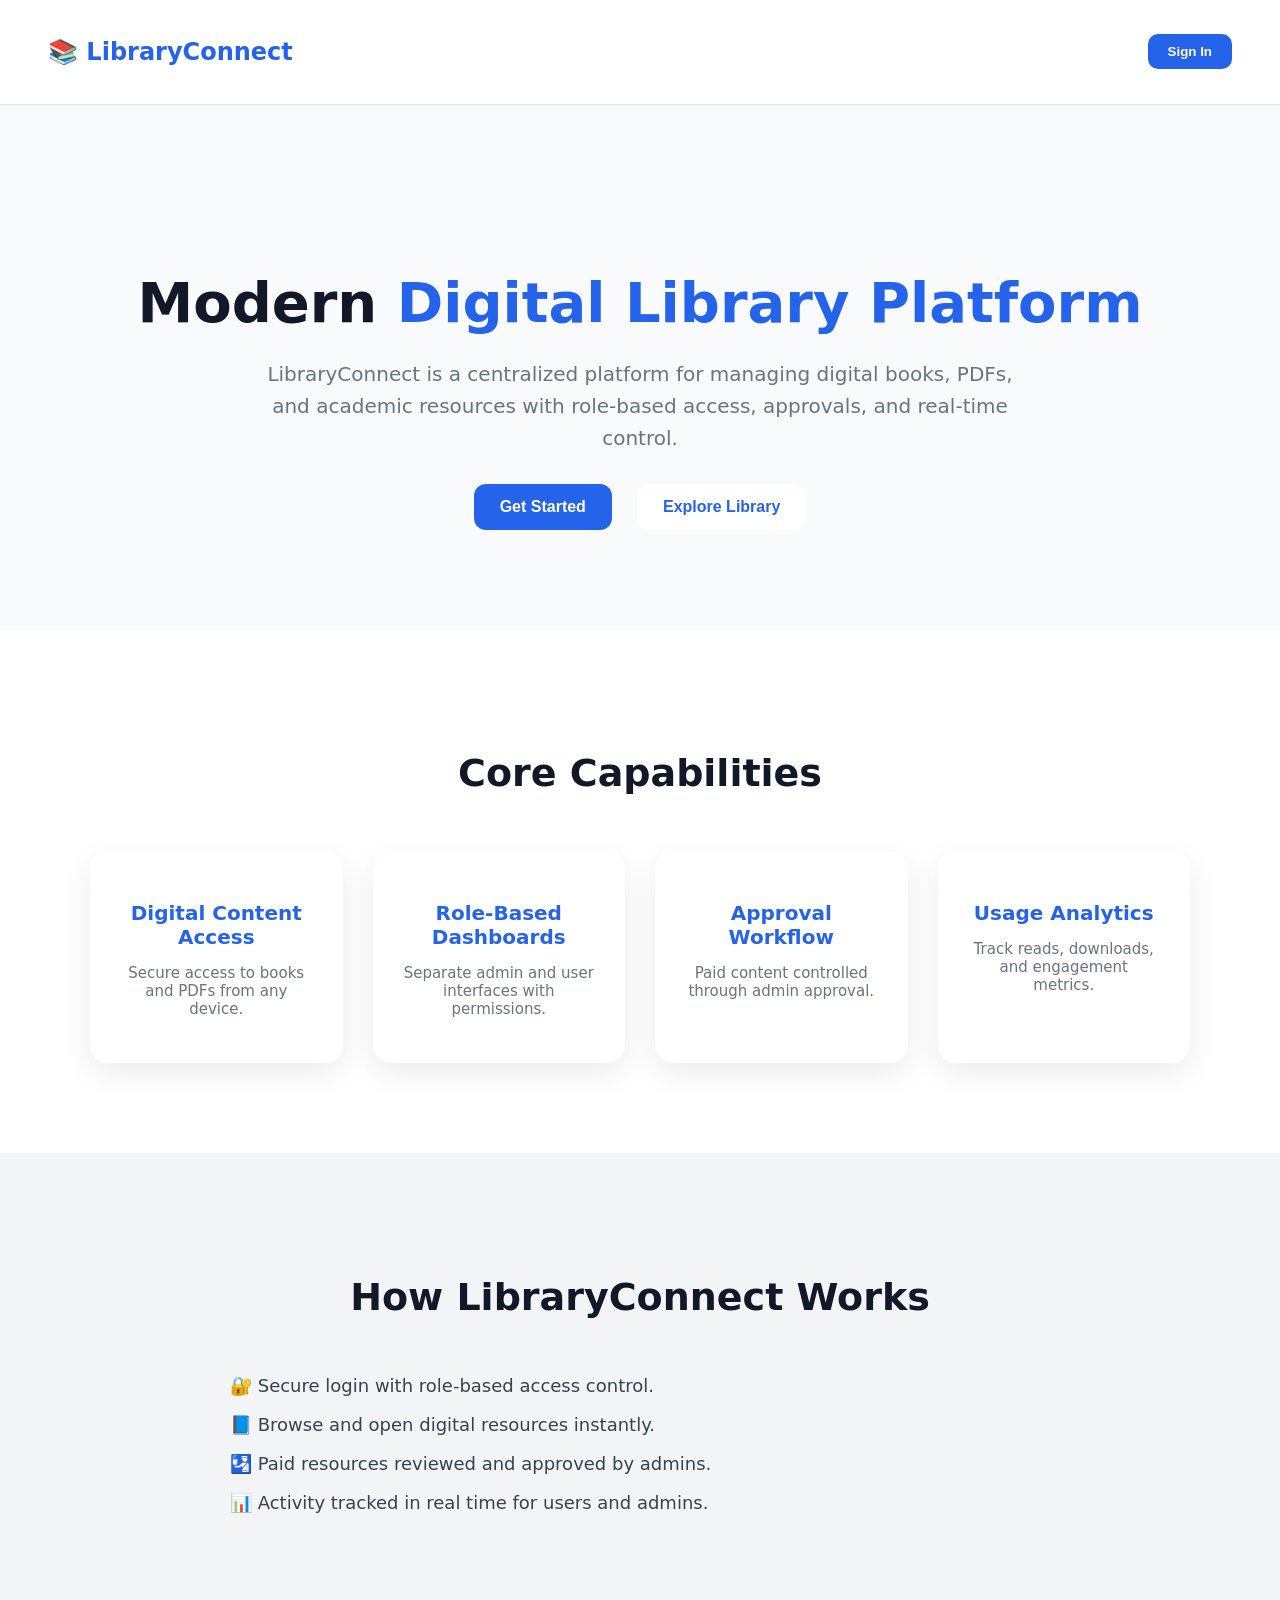
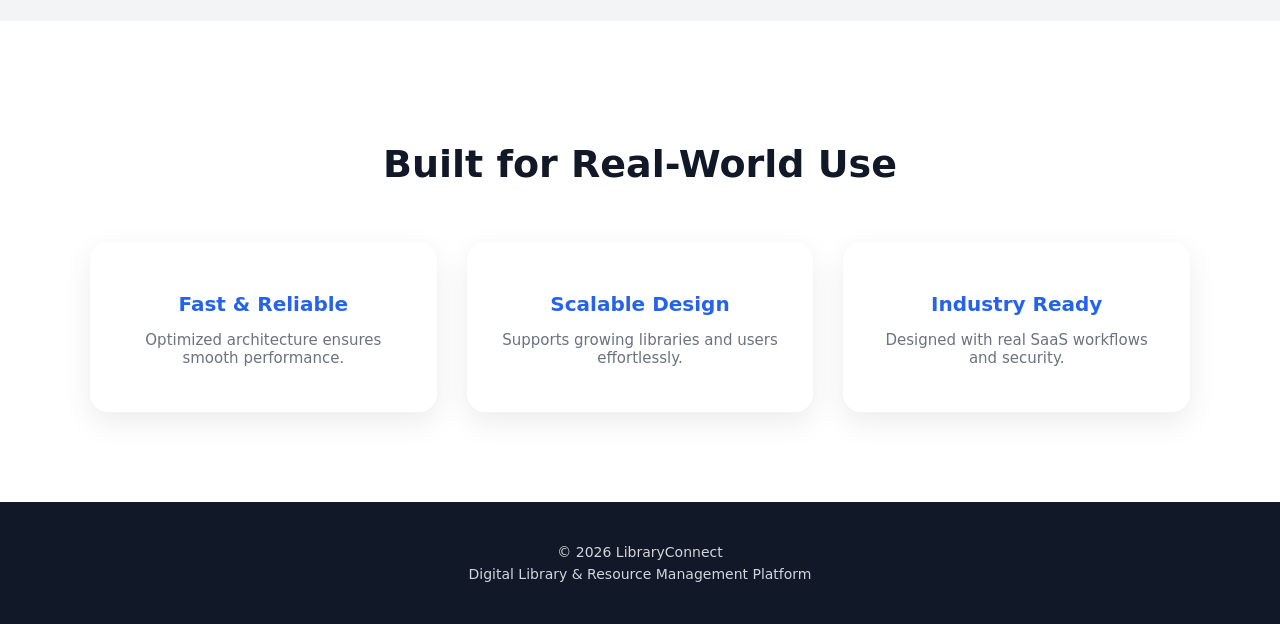
<file: LibraryManagementSystem/web/index.html>
<!DOCTYPE html>
<html lang="en">
<head>
<meta charset="UTF-8">
<title>LibraryConnect | Digital Library Platform</title>

<style>
* { box-sizing: border-box; }

body {
  margin: 0;
  font-family: Inter, system-ui, sans-serif;
  background: #f9fafb;
  color: #111827;
}

/* ========== GLOBAL ANIMATIONS ========== */
@keyframes fadeUp {
  from { opacity: 0; transform: translateY(18px); }
  to   { opacity: 1; transform: translateY(0); }
}

/* ========== HEADER ========== */
header {
  display: flex;
  justify-content: space-between;
  align-items: center;
  padding: 18px 48px;
  background: white;
  border-bottom: 1px solid #e5e7eb;
  animation: fadeUp 0.6s ease forwards;
}

header h2 {
  color: #2563eb;
  font-weight: 700;
}

header button {
  padding: 10px 20px;
  background: #2563eb;
  color: white;
  border: none;
  border-radius: 10px;
  font-weight: 600;
  cursor: pointer;
  transition: all .2s ease;
}

header button:hover {
  transform: translateY(-2px);
  box-shadow: 0 12px 25px rgba(37,99,235,0.35);
}

/* ========== HERO ========== */
.hero {
  text-align: center;
  padding: 120px 24px 100px;
  animation: fadeUp 0.8s ease forwards;
}

.hero h1 {
  font-size: 56px;        /* was 44px */
  line-height: 1.15;
  margin-bottom: 22px;
  font-weight: 800;
}


.hero span {
  color: #2563eb;
}

.hero p {
  color: #6b7280;
  max-width: 760px;
  margin: auto;
  font-size: 20px;      /* was 18px */
  line-height: 1.6;
}


.hero-actions {
  margin-top: 30px;
}

.hero button {
  padding: 14px 26px;
  font-size: 16px;
  border-radius: 12px;
  border: none;
  margin: 0 10px;
  cursor: pointer;
  font-weight: 600;
  transition: all .2s ease;
}

.primary {
  background: #2563eb;
  color: white;
}

.primary:hover {
  transform: translateY(-3px);
  box-shadow: 0 14px 30px rgba(37,99,235,0.35);
}

.secondary {
  background: white;
  border: 1px solid #2563eb;
  color: #2563eb;
}

.secondary:hover {
  background: #eef2ff;
}

/* ========== SECTIONS ========== */
.section {
  padding: 90px 48px;
  background: white;
}

.section.gray {
  background: #f3f4f6;
}

.section h2 {
  text-align: center;
  font-size: 38px;     /* was 32px */
  margin-bottom: 56px;
  font-weight: 800;
}


/* ========== FEATURES ========== */
.features {
  display: grid;
  grid-template-columns: repeat(auto-fit, minmax(240px, 1fr));
  gap: 30px;
  max-width: 1100px;
  margin: auto;
}

.feature-card {
  background: white;
  padding: 30px;
  border-radius: 18px;
  box-shadow: 0 10px 30px rgba(0,0,0,0.08);
  text-align: center;
  animation: fadeUp 0.8s ease forwards;
  transition: all .25s ease;
}

.feature-card:hover {
  transform: translateY(-8px) scale(1.02);
  box-shadow: 0 22px 45px rgba(0,0,0,0.15);
}

.feature-card h3 {
  color: #2563eb;
  margin-bottom: 10px;
  font-size: 20px;
}

.feature-card p {
  color: #6b7280;
  font-size: 15px;
}

/* ========== STEPS ========== */
.steps {
  max-width: 820px;
  margin: auto;
  font-size: 18px;
  color: #374151;
}

.steps p {
  margin-bottom: 18px;
}

/* ========== FOOTER ========== */
footer {
  background: #111827;
  color: #d1d5db;
  padding: 36px;
  text-align: center;
}

footer p {
  margin: 6px 0;
  font-size: 14px;
}
</style>
</head>

<body>

<!-- HEADER -->
<header>
  <h2>📚 LibraryConnect</h2>
  <button onclick="goLogin()">Sign In</button>
</header>

<!-- HERO -->
<section class="hero">
  <h1>Modern <span>Digital Library Platform</span></h1>

  <p>
    LibraryConnect is a centralized platform for managing digital books, PDFs,
    and academic resources with role-based access, approvals, and real-time control.
  </p>

  <div class="hero-actions">
    <button class="primary" onclick="goLogin()">Get Started</button>
    <button class="secondary" onclick="goLogin()">Explore Library</button>
  </div>
</section>

<!-- FEATURES -->
<section class="section">
  <h2>Core Capabilities</h2>

  <div class="features">
    <div class="feature-card">
      <h3>Digital Content Access</h3>
      <p>Secure access to books and PDFs from any device.</p>
    </div>

    <div class="feature-card">
      <h3>Role-Based Dashboards</h3>
      <p>Separate admin and user interfaces with permissions.</p>
    </div>

    <div class="feature-card">
      <h3>Approval Workflow</h3>
      <p>Paid content controlled through admin approval.</p>
    </div>

    <div class="feature-card">
      <h3>Usage Analytics</h3>
      <p>Track reads, downloads, and engagement metrics.</p>
    </div>
  </div>
</section>

<!-- HOW IT WORKS -->
<section class="section gray">
  <h2>How LibraryConnect Works</h2>

  <div class="steps">
    <p>🔐 Secure login with role-based access control.</p>
    <p>📘 Browse and open digital resources instantly.</p>
    <p>🛂 Paid resources reviewed and approved by admins.</p>
    <p>📊 Activity tracked in real time for users and admins.</p>
  </div>
</section>

<!-- WHY CHOOSE -->
<section class="section">
  <h2>Built for Real-World Use</h2>

  <div class="features">
    <div class="feature-card">
      <h3>Fast & Reliable</h3>
      <p>Optimized architecture ensures smooth performance.</p>
    </div>

    <div class="feature-card">
      <h3>Scalable Design</h3>
      <p>Supports growing libraries and users effortlessly.</p>
    </div>

    <div class="feature-card">
      <h3>Industry Ready</h3>
      <p>Designed with real SaaS workflows and security.</p>
    </div>
  </div>
</section>

<!-- FOOTER -->
<footer>
  <p>© 2026 LibraryConnect</p>
  <p>Digital Library & Resource Management Platform</p>
</footer>

<script>
function goLogin() {
  window.location.href = "login.html";
}
</script>

</body>
</html>
</file>
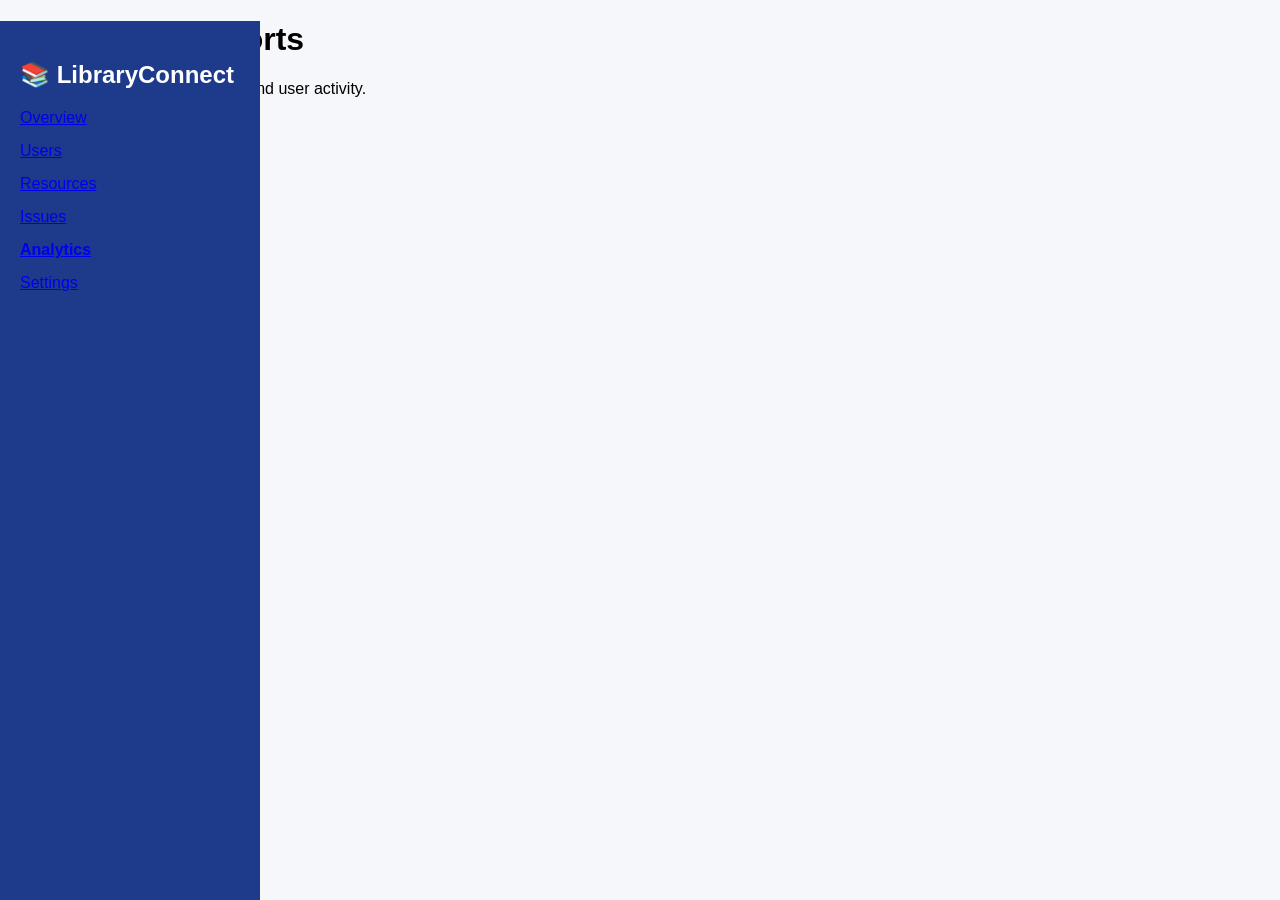
<file: LibraryManagementSystem/web/admin/analytics.html>
<!DOCTYPE html>
<html>
<head>
  <title>Analytics</title>
  <link rel="stylesheet" href="../css/style.css">
</head>
<body>

<div class="dashboard">
  <aside class="sidebar">
    <h2>📚 LibraryConnect</h2>
    <a href="overview.html">Overview</a>
    <a href="users.html">Users</a>
    <a href="resources.html">Resources</a>
    <a href="issues.html">Issues</a>
    <a class="active" href="analytics.html">Analytics</a>
    <a href="settings.html">Settings</a>
  </aside>

  <main class="main">
    <h1>Analytics & Reports</h1>
    <p>Most borrowed books, downloads, and user activity.</p>
  </main>
</div>

</body>
</html>
</file>
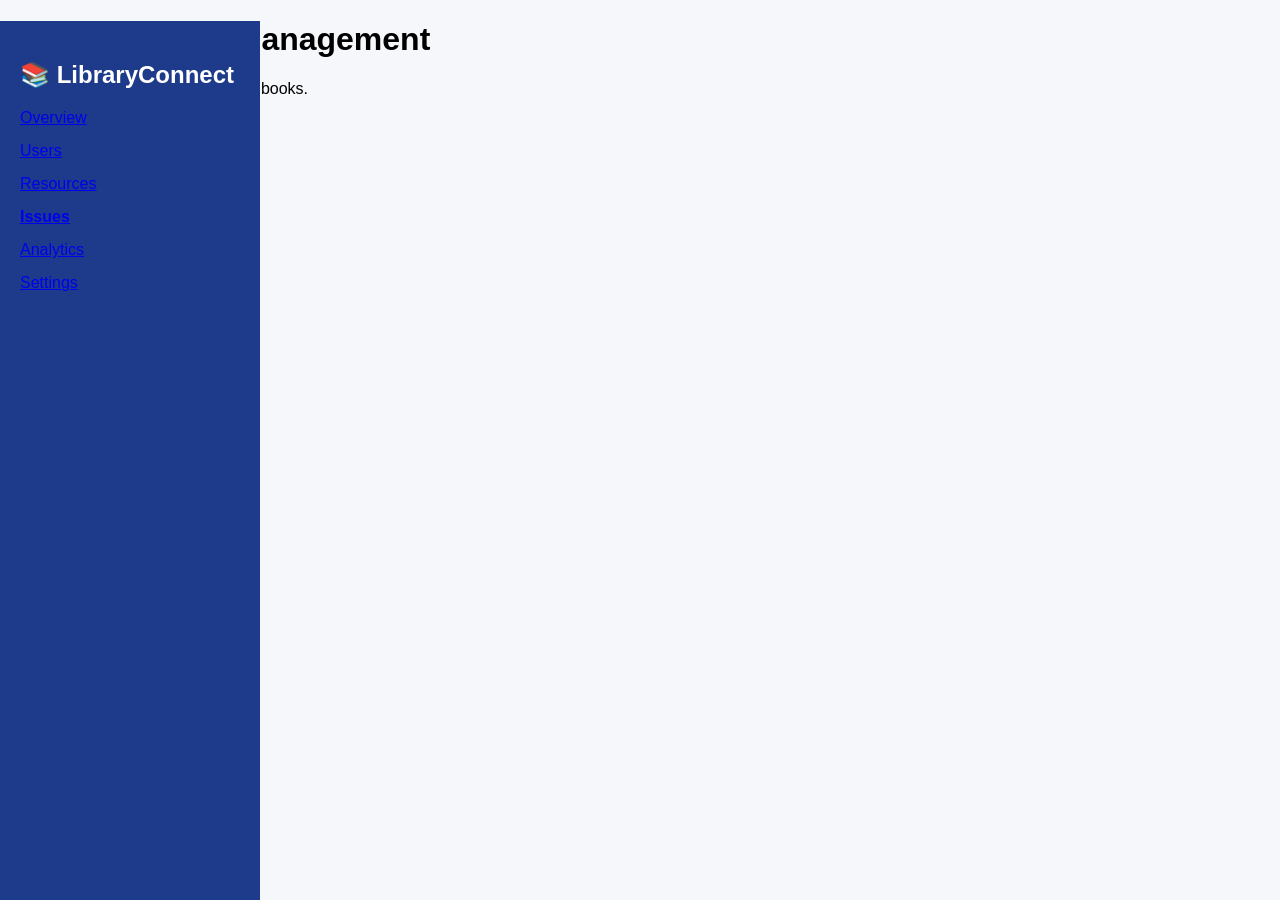
<file: LibraryManagementSystem/web/admin/issues.html>
<!DOCTYPE html>
<html>
<head>
  <title>Issues & Returns</title>
  <link rel="stylesheet" href="../css/style.css">
</head>
<body>

<div class="dashboard">
  <aside class="sidebar">
    <h2>📚 LibraryConnect</h2>
    <a href="overview.html">Overview</a>
    <a href="users.html">Users</a>
    <a href="resources.html">Resources</a>
    <a class="active" href="issues.html">Issues</a>
    <a href="analytics.html">Analytics</a>
    <a href="settings.html">Settings</a>
  </aside>

  <main class="main">
    <h1>Issue & Return Management</h1>
    <p>Track issued, returned, and overdue books.</p>
  </main>
</div>

</body>
</html>
</file>
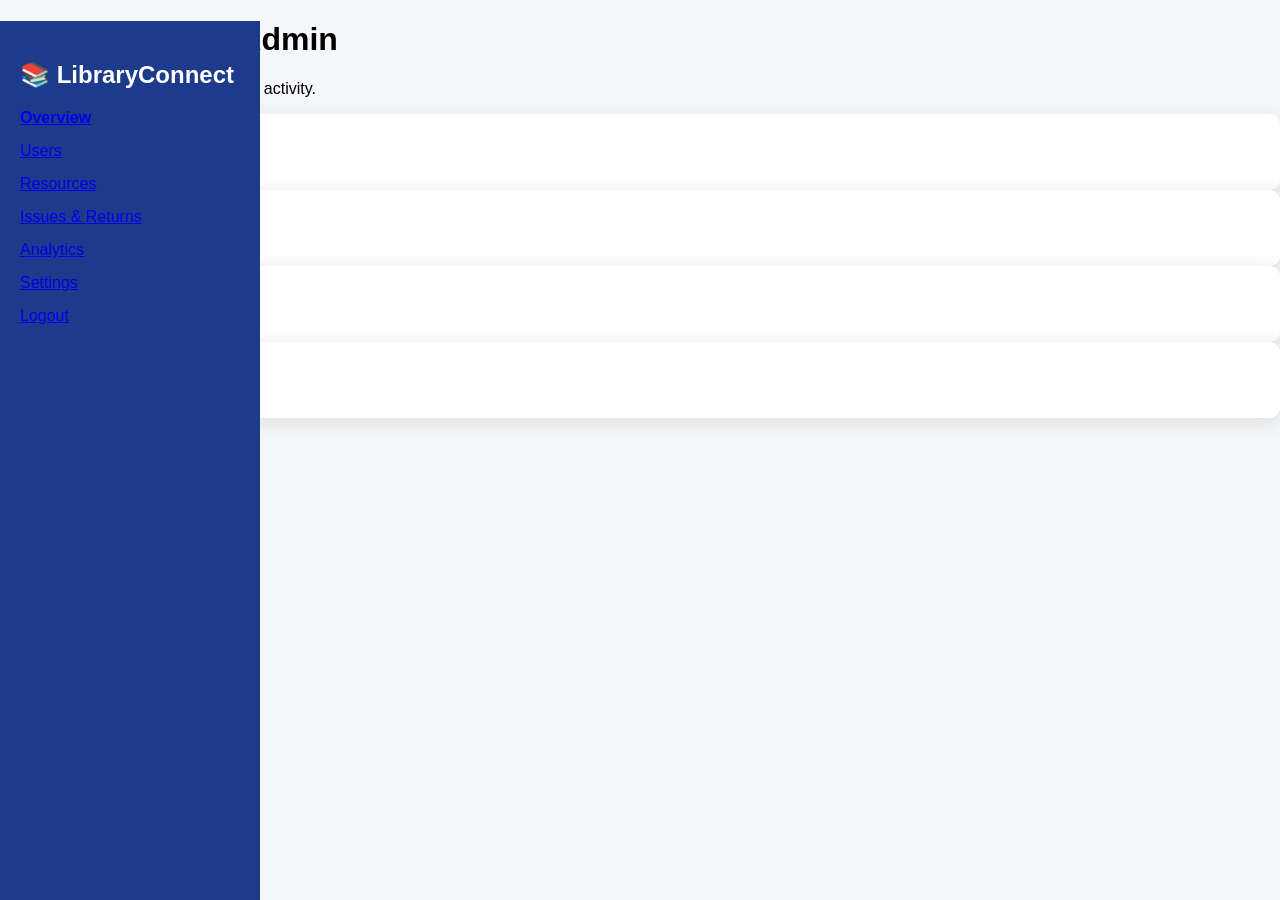
<file: LibraryManagementSystem/web/admin/overview.html>
<!DOCTYPE html>
<html lang="en">
<head>
  <meta charset="UTF-8">
  <title>Admin Overview | LibraryConnect</title>
  <link rel="stylesheet" href="../css/style.css">
</head>
<body>

<div class="dashboard">
  <!-- SIDEBAR -->
  <aside class="sidebar">
    <h2>📚 LibraryConnect</h2>
    <a class="active" href="overview.html">Overview</a>
    <a href="users.html">Users</a>
    <a href="resources.html">Resources</a>
    <a href="issues.html">Issues & Returns</a>
    <a href="analytics.html">Analytics</a>
    <a href="settings.html">Settings</a>
    <a href="../login.html">Logout</a>
  </aside>

  <!-- MAIN -->
  <main class="main">
    <h1>Welcome back, Admin</h1>
    <p>Here’s a real-time overview of library activity.</p>

    <div class="cards">
      <div class="card">Total Users<br><b>0</b></div>
      <div class="card">Total Books<br><b>0</b></div>
      <div class="card">Active Issues<br><b>0</b></div>
      <div class="card">PDF Downloads<br><b>0</b></div>
    </div>
  </main>
</div>

</body>
</html>
</file>
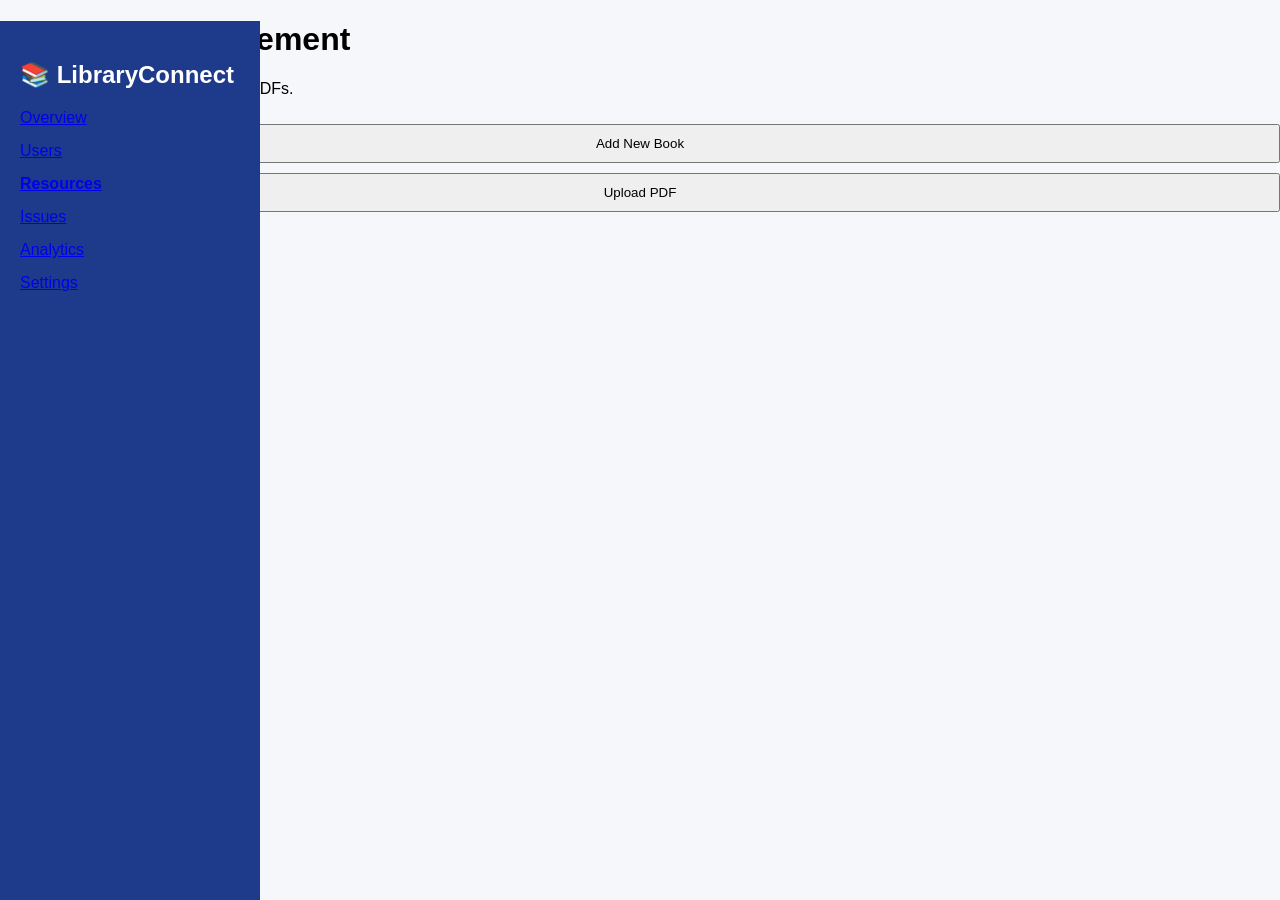
<file: LibraryManagementSystem/web/admin/resources.html>
<!DOCTYPE html>
<html>
<head>
  <title>Resources</title>
  <link rel="stylesheet" href="../css/style.css">
</head>
<body>

<div class="dashboard">
  <aside class="sidebar">
    <h2>📚 LibraryConnect</h2>
    <a href="overview.html">Overview</a>
    <a href="users.html">Users</a>
    <a class="active" href="resources.html">Resources</a>
    <a href="issues.html">Issues</a>
    <a href="analytics.html">Analytics</a>
    <a href="settings.html">Settings</a>
  </aside>

  <main class="main">
    <h1>Resource Management</h1>
    <p>Manage physical books and digital PDFs.</p>
    <button>Add New Book</button>
    <button>Upload PDF</button>
  </main>
</div>

</body>
</html>
</file>
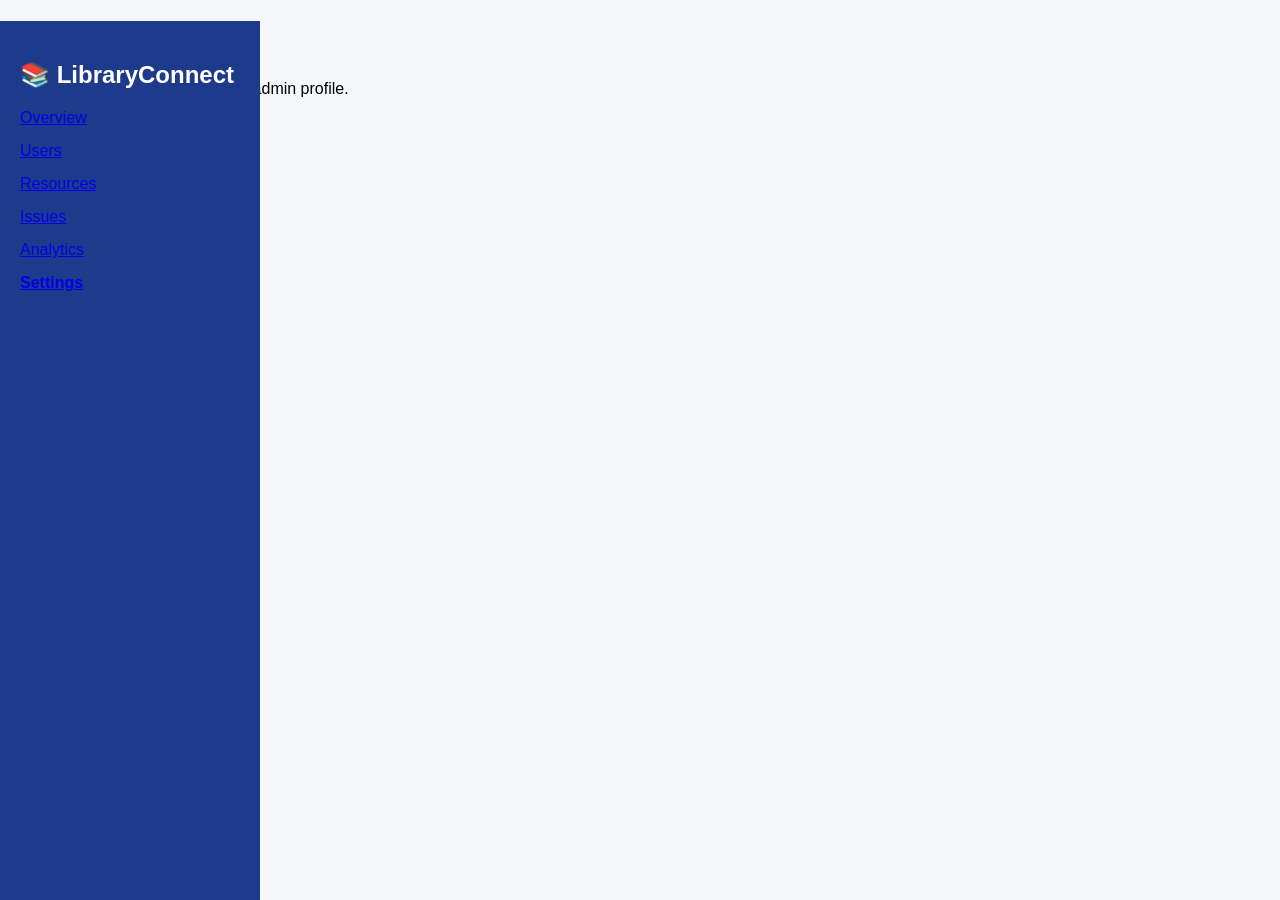
<file: LibraryManagementSystem/web/admin/settings.html>
<!DOCTYPE html>
<html>
<head>
  <title>Settings</title>
  <link rel="stylesheet" href="../css/style.css">
</head>
<body>

<div class="dashboard">
  <aside class="sidebar">
    <h2>📚 LibraryConnect</h2>
    <a href="overview.html">Overview</a>
    <a href="users.html">Users</a>
    <a href="resources.html">Resources</a>
    <a href="issues.html">Issues</a>
    <a href="analytics.html">Analytics</a>
    <a class="active" href="settings.html">Settings</a>
  </aside>

  <main class="main">
    <h1>System Settings</h1>
    <p>Manage system configurations and admin profile.</p>
  </main>
</div>

</body>
</html>
</file>
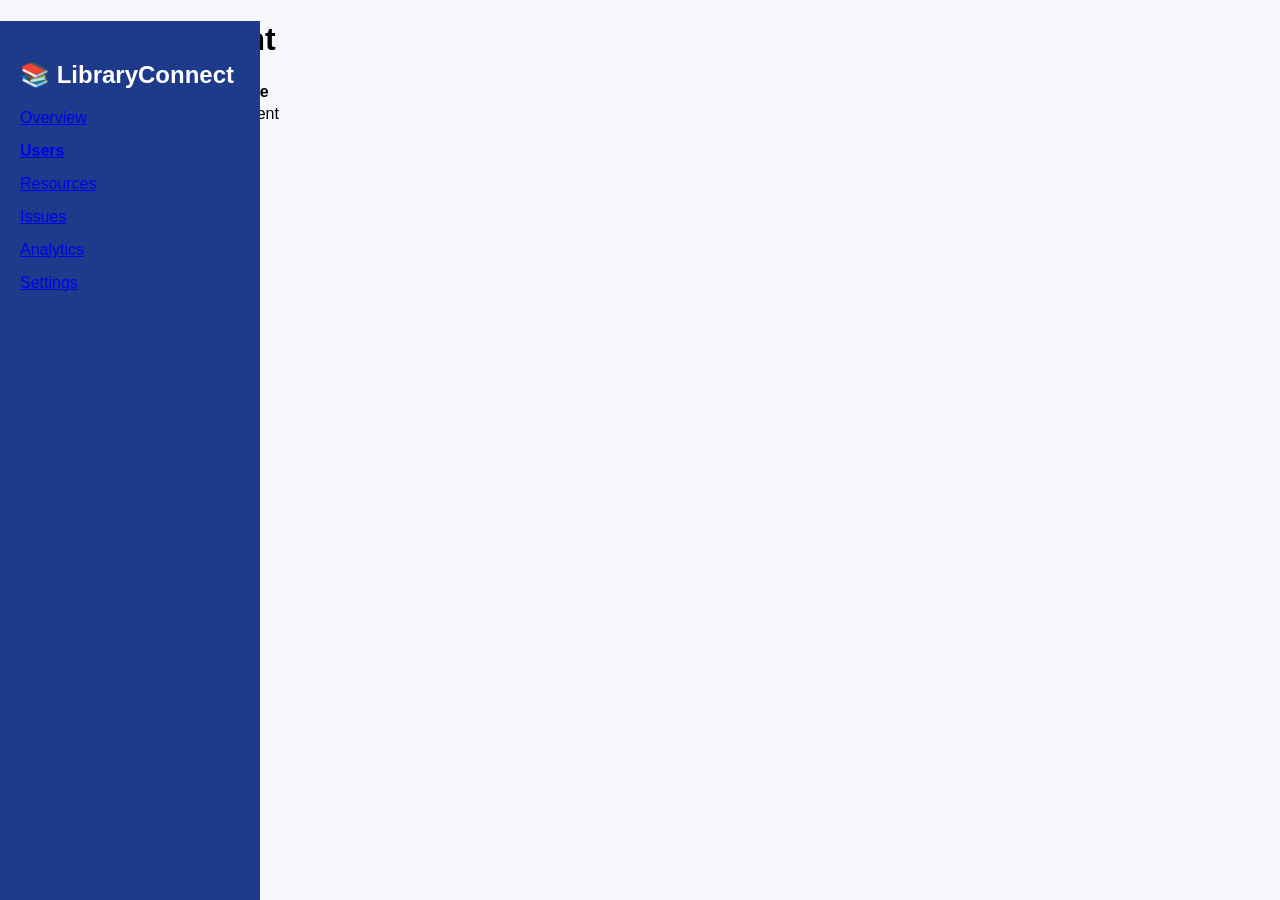
<file: LibraryManagementSystem/web/admin/users.html>
<!DOCTYPE html>
<html>
<head>
  <title>Manage Users</title>
  <link rel="stylesheet" href="../css/style.css">
</head>
<body>

<div class="dashboard">
  <aside class="sidebar">
    <h2>📚 LibraryConnect</h2>
    <a href="overview.html">Overview</a>
    <a class="active" href="users.html">Users</a>
    <a href="resources.html">Resources</a>
    <a href="issues.html">Issues</a>
    <a href="analytics.html">Analytics</a>
    <a href="settings.html">Settings</a>
  </aside>

  <main class="main">
    <h1>User Management</h1>
    <table>
      <tr><th>Name</th><th>Email</th><th>Role</th></tr>
      <tr><td>Sample User</td><td>user@email.com</td><td>Student</td></tr>
    </table>
  </main>
</div>

</body>
</html>
</file>
<file: LibraryManagementSystem/web/css/style.css>
body {
  font-family: Arial, sans-serif;
  margin: 0;
  background: #f5f7fb;
}

.topbar {
  display: flex;
  justify-content: space-between;
  padding: 15px 30px;
  background: white;
  box-shadow: 0 2px 10px #ddd;
}

.hero {
  text-align: center;
  padding: 80px;
}

.hero-buttons .btn {
  margin: 10px;
}

.features {
  display: flex;
  justify-content: center;
  gap: 20px;
}

.card {
  background: white;
  padding: 20px;
  border-radius: 10px;
  box-shadow: 0 5px 20px #ddd;
}

.center {
  display: flex;
  justify-content: center;
  align-items: center;
  height: 100vh;
}

.login-card {
  background: white;
  padding: 30px;
  border-radius: 10px;
  width: 300px;
}

.login-card input, button {
  width: 100%;
  padding: 10px;
  margin-top: 10px;
}

.sidebar {
  width: 220px;
  background: #1e3a8a;
  color: white;
  height: 100vh;
  padding: 20px;
  position: fixed;
}

.sidebar a {
  display: block;
  margin: 15px 0;
  cursor: pointer;
}

.sidebar a.active {
  font-weight: bold;
}

.content {
  margin-left: 240px;
  padding: 30px;
}

.stats {
  display: flex;
  gap: 20px;
}

.stat {
  background: white;
  padding: 20px;
  border-radius: 10px;
}
</file>
